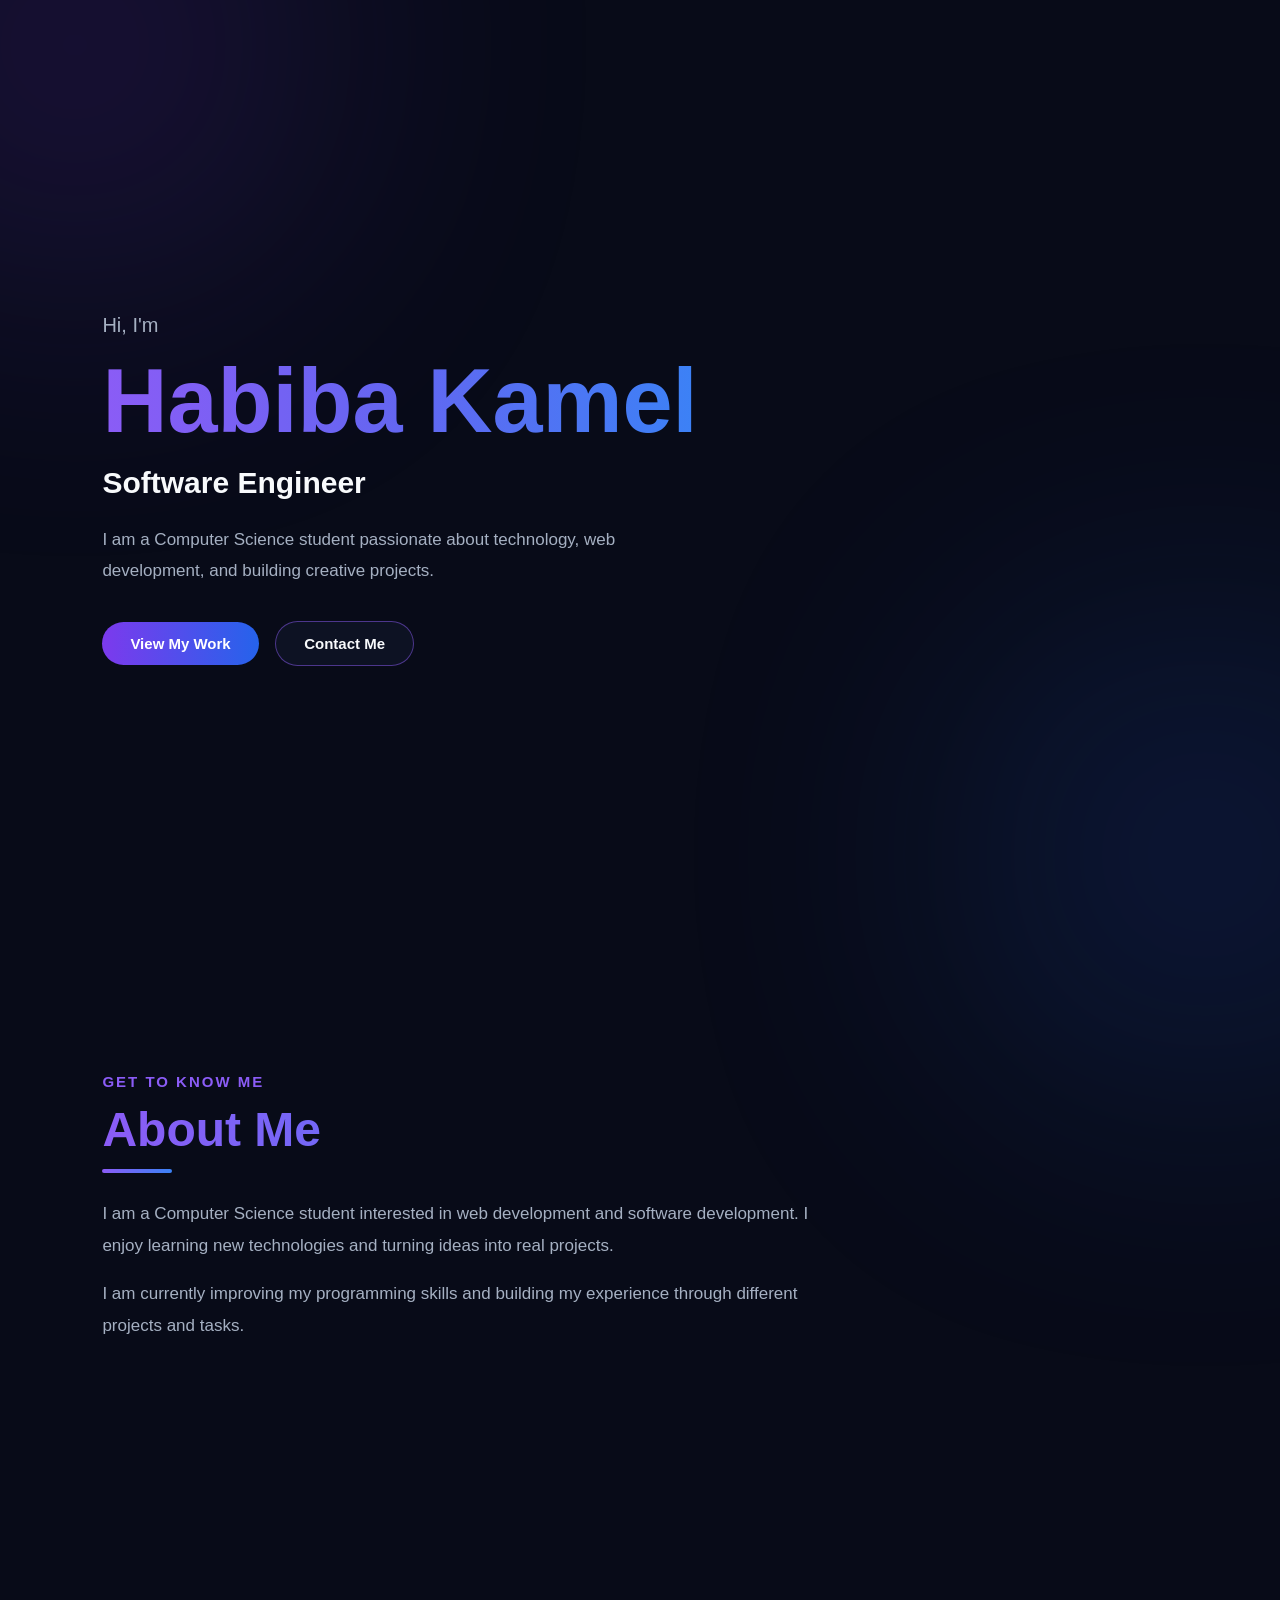
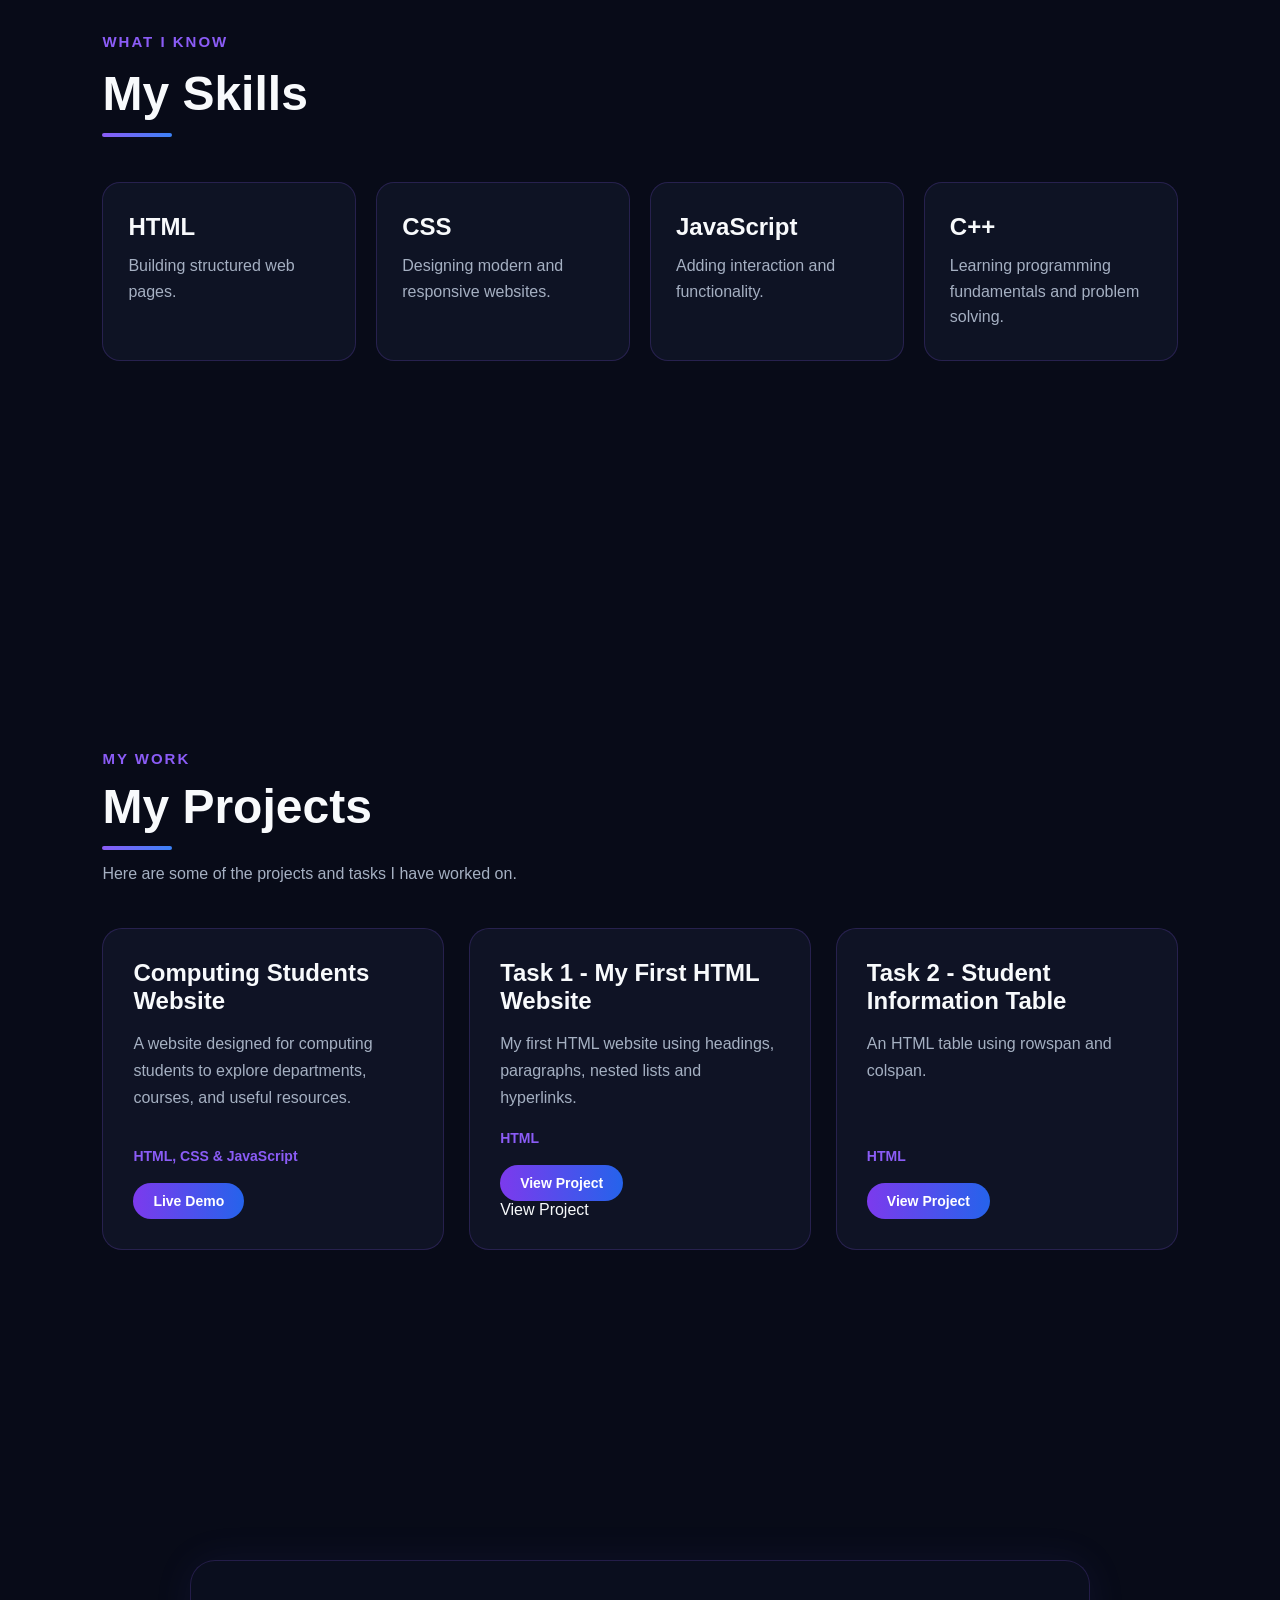
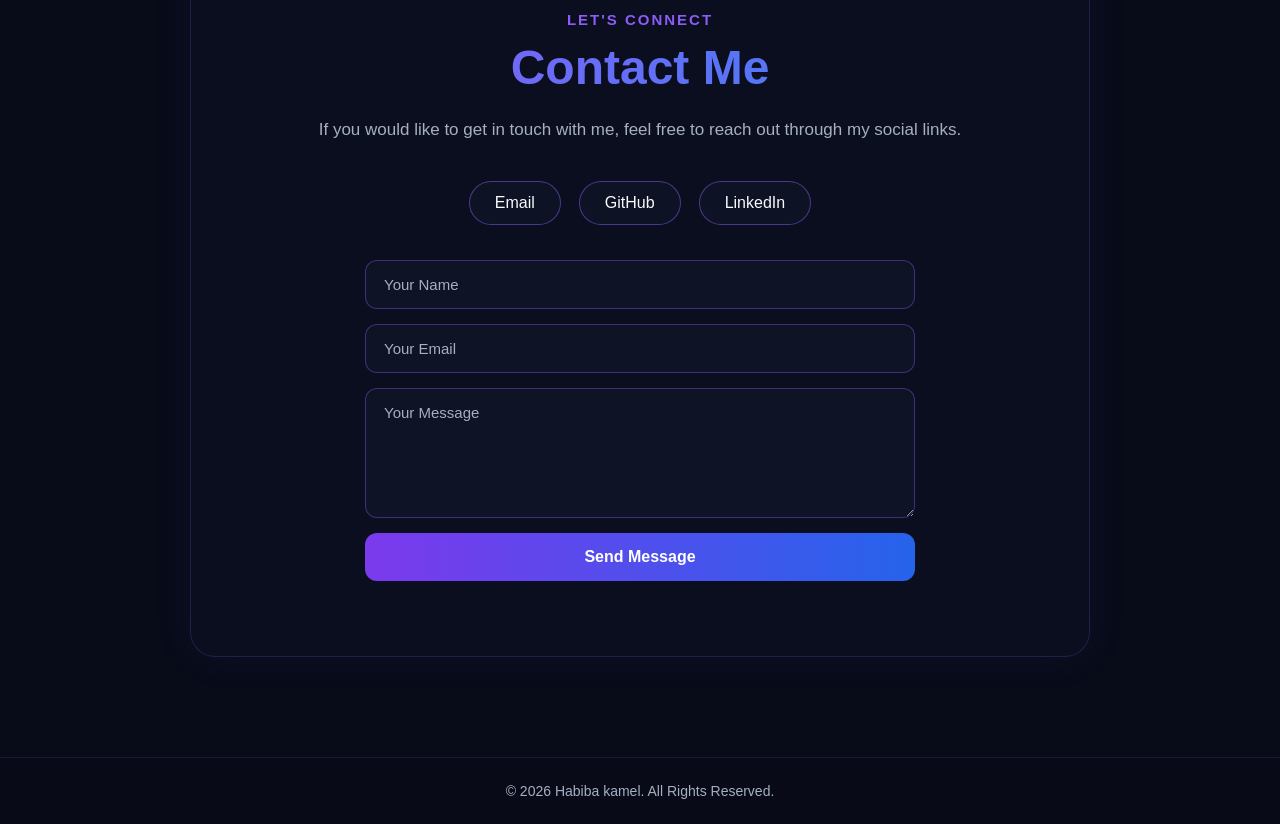
<file: index.html>
<!DOCTYPE html>
<html lang="en">
    <head>
        <link rel="stylesheet" href="style.css">
        <meta charset="UTF-8">
        <meta name="viewport" content="width=device-width, initial-scale=1.0">
<title>Habiba | Portfolio</title>
    </head>
    
<body>






    <!-- Hero Section -->
    <section id="home">

        <div>
            <p>Hi, I'm</p>

            <h1>Habiba Kamel</h1>

            <h2 id="typing-text"></h2>

            <p>
                I am a Computer Science student passionate about
                technology, web development, and building creative projects.
            </p>

            <a href="#projects">View My Work</a>

        <a href="#contact" id="contactBtn">Contact Me</a>
        <p id="message"></p>
        </div>

    </section>
    <!-- About Section -->
<section id="about">

    <div>
        <p>Get To Know Me</p>

        <h2>About Me</h2>

        <p>
            I am a Computer Science student interested in web development
            and software development. I enjoy learning new technologies
            and turning ideas into real projects.
        </p>

        <p>
            I am currently improving my programming skills and building
            my experience through different projects and tasks.
        </p>
    </div>

</section>


<!-- Skills Section -->
<section id="skills">

    <div>
        <p>What I Know</p>

        <h2>My Skills</h2>

        <div>
            <div>
                <h3>HTML</h3>
                <p>Building structured web pages.</p>
            </div>

            <div>
                <h3>CSS</h3>
                <p>Designing modern and responsive websites.</p>
            </div>

            <div>
                <h3>JavaScript</h3>
                <p>Adding interaction and functionality.</p>
            </div>

            <div>
                <h3>C++</h3>
                <p>Learning programming fundamentals and problem solving.</p>
            </div>
        </div>

    </div>

</section>


<!-- Projects Section -->
<section id="projects">

    <div>
        <p>My Work</p>

        <h2>My Projects</h2>

        <p>
            Here are some of the projects and tasks I have worked on.
        </p>

        <div>
<article>
                <h3>Computing Students Website</h3>

                <p>
                    A website designed for computing students to explore
                    departments, courses, and useful resources.
                </p>

                <p>HTML, CSS & JavaScript</p>

                <a href="https://habibaakamelll1212-commits.github.io/computer-students-website/" target="_blank">
                    Live Demo
                </a>
            </article>
        


    

<article>
    <h3>Task 1 - My First HTML Website</h3>

    <p>
        My first HTML website using headings,
        paragraphs, nested lists and hyperlinks.
    </p>

    <p>HTML</p>

   
    <a href="task1.html" target="_blank">
    View Project
</a>
        View Project
    </a>
</article>

<article>
    <h3>Task 2 - Student Information Table</h3>

    <p>
        An HTML table using rowspan and colspan.
    </p>

    <p>HTML</p>

    <a href="table.html" target="_blank">
        View Project
    </a>
</article>


        </div>

    </div>

</section>
<!-- Contact Section -->
<section id="contact">

    <div>
        <p>Let's Connect</p>

        <h2>Contact Me</h2>

        <p>
            If you would like to get in touch with me,
            feel free to reach out through my social links.
        </p>

        <div>
            <a href="mailto:your-email@example.com">Email</a>

            <a href="https://github.com/" target="_blank">GitHub</a>

            <a href="https://www.linkedin.com/" target="_blank">LinkedIn</a>
        </div>
        <form id="contactForm">

    <input type="text" id="name" placeholder="Your Name">

    <input type="email" id="email" placeholder="Your Email">

    <textarea id="userMessage" placeholder="Your Message"></textarea>

    <button type="submit">Send Message</button>

    <p id="formMessage"></p>

</form>

    </div>

</section>

<footer>

    <p>
        © 2026 Habiba kamel. All Rights Reserved.
    </p>

</footer>
<script src="script.js"></script>
</body>
</html>
</file>
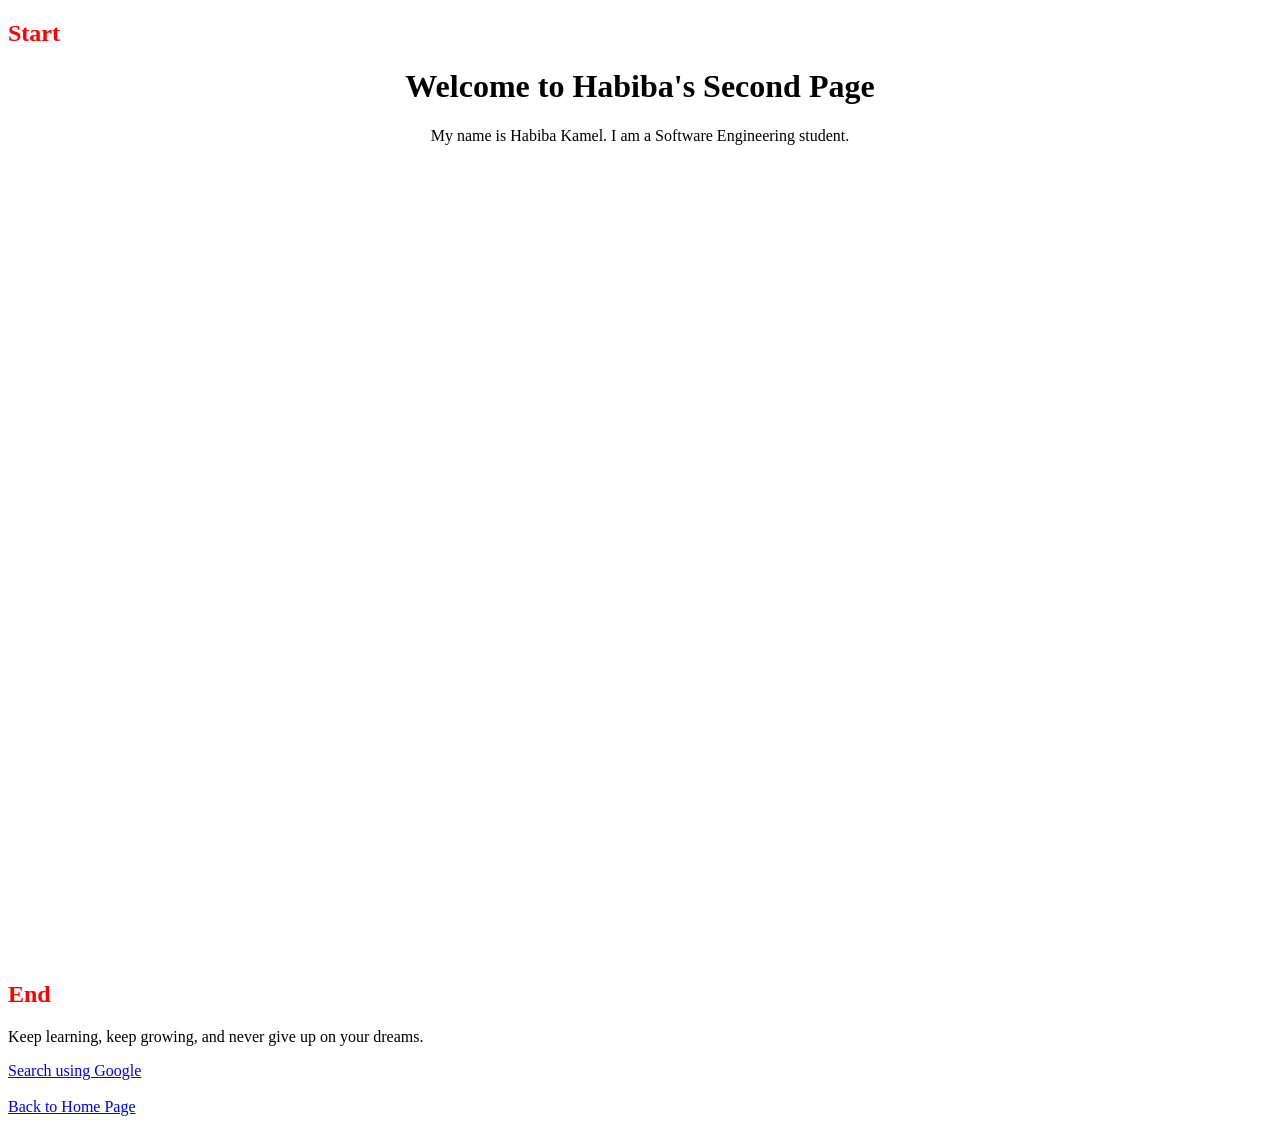
<file: page2.html>
<!DOCTYPE html>
<html lang="en">
<head>
    <meta charset="UTF-8">
    <title>Habiba - Page 2</title>
</head>

<body>

    <h2 id="start" style="color: red;">
        Start
    </h2>

    <h1 style="text-align: center;">
        Welcome to Habiba's Second Page
    </h1>

    <p style="text-align: center;">
        My name is Habiba Kamel.
        I am a Software Engineering student.
    </p>

    <div style="height: 800px;"></div>

    <h2 id="end" style="color: red;">
        End
    </h2>

    <p>
        Keep learning, keep growing,
        and never give up on your dreams.
    </p>

    <a href="https://www.google.com"
       target="_blank"
       rel="noopener noreferrer">
        Search using Google
    </a>

    <br><br>

    <a href="task1.html">
        Back to Home Page
    </a>

</body>
</html>
</file>
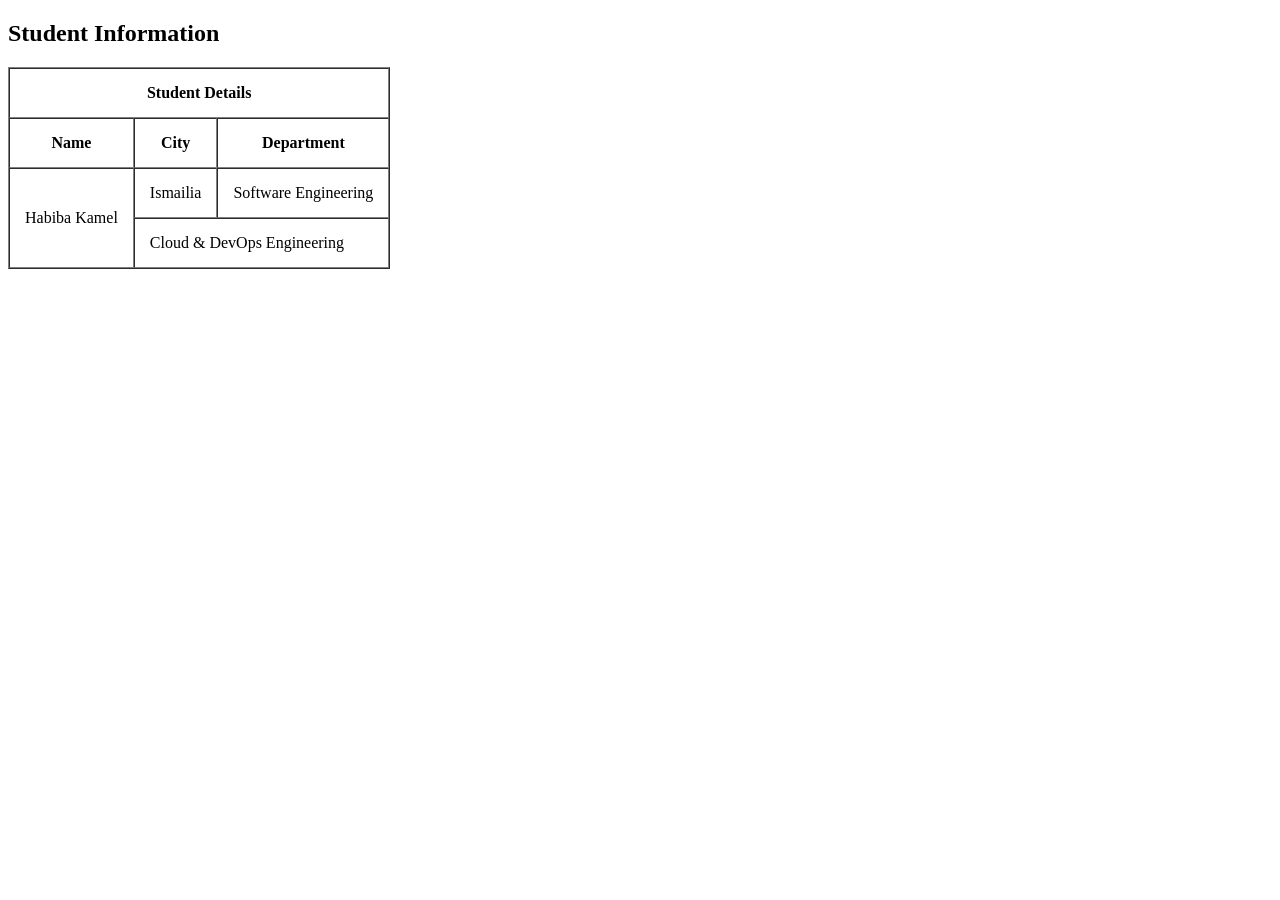
<file: table.html>
<!DOCTYPE html>
<html lang="en">
<head>
    <meta charset="UTF-8">
    <title>Habiba's Table</title>
</head>

<body>

    <h2>Student Information</h2>

    <table border="1" cellpadding="15"
           cellspacing="0">

        <tr>
            <th colspan="3">Student Details</th>
        </tr>

        <tr>
            <th>Name</th>
            <th>City</th>
            <th>Department</th>
        </tr>

        <tr>
            <td rowspan="2">Habiba Kamel</td>
            <td>Ismailia</td>
            <td>Software Engineering</td>
        </tr>

        <tr>
            <td colspan="2">
                Cloud &amp; DevOps Engineering
            </td>
        </tr>

    </table>

</body>
</html>
</file>
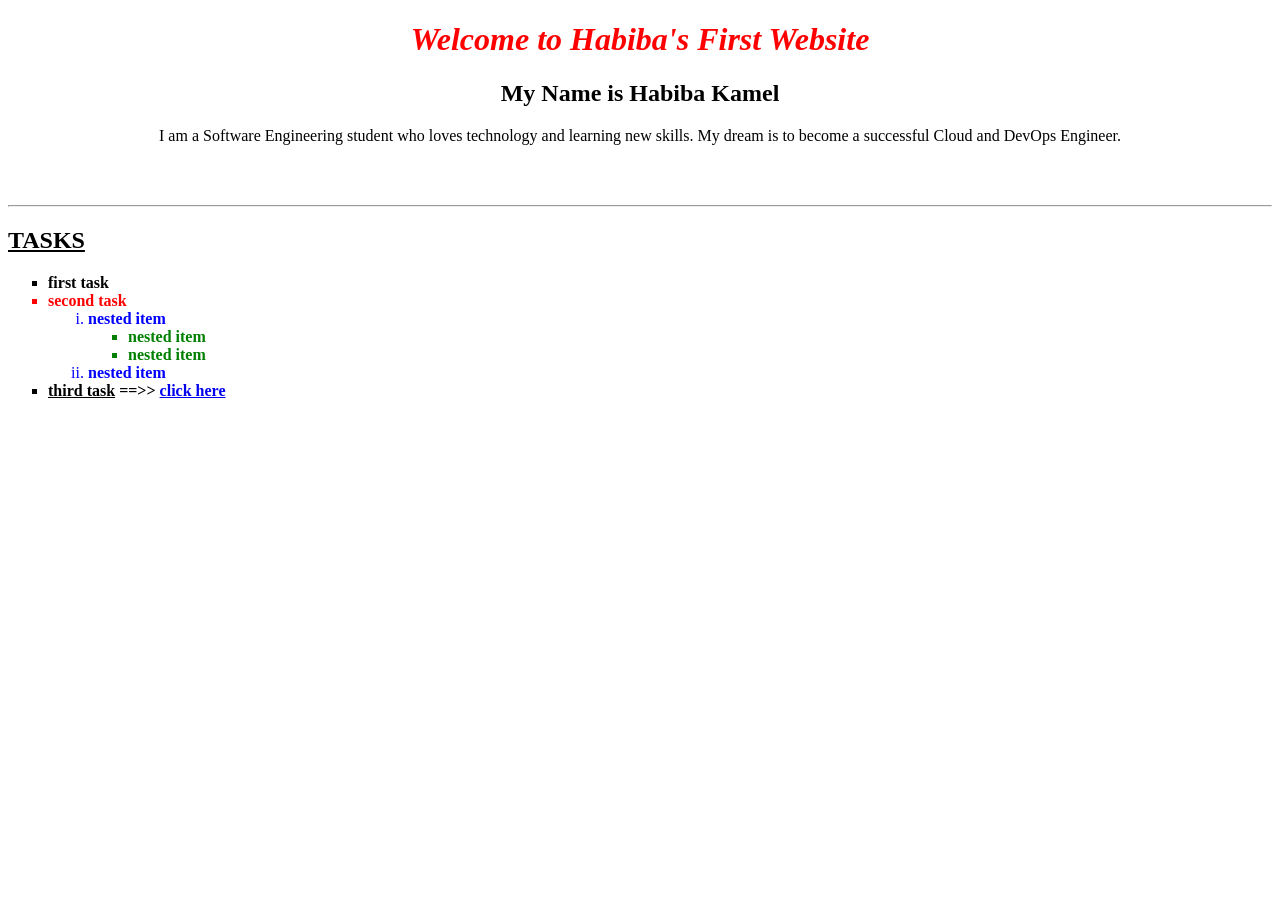
<file: task1.html>
<!DOCTYPE html>
<html lang="en">
<head>
    <meta charset="UTF-8">
    <title>Habiba's First Website</title>
</head>

<body>

    <center>
        <h1 style="color: red;">
            <i>Welcome to Habiba's First Website</i>
        </h1>

        <h2>My Name is Habiba Kamel</h2>

        <p>
            I am a Software Engineering student
            who loves technology and learning new
            skills. My dream is to become a
            successful Cloud and DevOps Engineer.
        </p>
    </center>

    <br><br>
    <hr>

    <h2><u>TASKS</u></h2>

    <ul type="square">

        <li>
            <b>first task</b>
        </li>

        <li style="color: red;">
            <b>second task</b>

            <ol type="i" style="color: blue;">
                <li>
                    <b>nested item</b>

                    <ul type="square"
                        style="color: green;">
                        <li><b>nested item</b></li>
                        <li><b>nested item</b></li>
                    </ul>
                </li>

                <li><b>nested item</b></li>
            </ol>
        </li>

        <li>
            <b>
                <u>third task</u> ==>>
                <a href="page2.html#end">
                    click here
                </a>
            </b>
        </li>

    </ul>

</body>
</html>
</file>
<file: style.css>
* {
    margin: 0;
    padding: 0;
    box-sizing: border-box;
}

html {
    scroll-behavior: smooth;
}

body {
    font-family: Arial, sans-serif;
    background: #080b18;
    color: #f8fafc;
    overflow-x: hidden;
}
body::before {
    content: "";
    position: fixed;
    width: 500px;
    height: 500px;
    background: #7c3aed;
    border-radius: 50%;
    filter: blur(150px);
    opacity: 0.25;
    top: -200px;
    left: -150px;
    animation: purpleGlow 8s ease-in-out infinite alternate;
    z-index: -1;
}

body::after {
    content: "";
    position: fixed;
    width: 500px;
    height: 500px;
    background: #2563eb;
    border-radius: 50%;
    filter: blur(150px);
    opacity: 0.25;
    bottom: -200px;
    right: -150px;
    animation: blueGlow 8s ease-in-out infinite alternate;
    z-index: -1;
}

@keyframes purpleGlow {
    from {
        transform: translate(0, 0);
    }

    to {
        transform: translate(250px, 180px);
    }
}

@keyframes blueGlow {
    from {
        transform: translate(0, 0);
    }

    to {
        transform: translate(-250px, -180px);
    }
}
/* Hero Section */

#home {
    min-height: 100vh;
    padding: 160px 8% 80px;
    display: flex;
    align-items: center;
    position: relative;
}

#home > div {
    max-width: 750px;
}

#home p:first-child {
    font-size: 20px;
    color: #a5b0c2;
    margin-bottom: 15px;
    animation: fadeUp 1s ease forwards;
}

#home h1 {
    font-size: clamp(50px, 8vw, 90px);
    line-height: 1.1;
    margin-bottom: 15px;

    background: linear-gradient(
        90deg,
        #8b5cf6,
        #6366f1,
        #3b82f6
    );

    -webkit-background-clip: text;
    -webkit-text-fill-color: transparent;

    animation: fadeUp 1s ease 0.2s forwards;
}

#home h2 {
    font-size: 30px;
    color: #f8fafc;
    margin-bottom: 25px;
    animation: fadeUp 1s ease 0.4s forwards;
}

#home p:nth-of-type(2) {
    max-width: 600px;
    color: #a5b0c2;
    font-size: 17px;
    line-height: 1.8;
    margin-bottom: 35px;
    animation: fadeUp 1s ease 0.6s forwards;
}
#home a {
    display: inline-block;
    padding: 13px 28px;
    margin-right: 12px;
    border-radius: 30px;
    text-decoration: none;
    font-weight: bold;
    font-size: 15px;
    transition: 0.3s;
}

#home a:first-of-type {
    background: linear-gradient(
        90deg,
        #7c3aed,
        #2563eb
    );
    color: white;
}

#home a:first-of-type:hover {
    transform: translateY(-4px);
    box-shadow: 0 0 25px rgba(99, 102, 241, 0.5);
}

#home a:last-of-type {
    border: 1px solid rgba(139, 92, 246, 0.5);
    color: #f8fafc;
    background: rgba(17, 22, 41, 0.7);
}

#home a:last-of-type:hover {
    transform: translateY(-4px);
    border-color: #8b5cf6;
}
#about {
    min-height: 70vh;
    padding: 100px 8%;
    display: flex;
    align-items: center;
}

#about > div {
    max-width: 850px;
}
#about h2 {
    font-size: 48px;
    margin-bottom: 25px;
    background: linear-gradient(
        90deg,
        #8b5cf6,
        #3b82f6
    );
    -webkit-background-clip: text;
    -webkit-text-fill-color: transparent;
}
#about h2::after {
    content: "";
    display: block;
    width: 70px;
    height: 4px;
    margin-top: 12px;
    border-radius: 10px;
    background: linear-gradient(
        90deg,
        #8b5cf6,
        #3b82f6
    );
}

#about > div > p:first-child {
    color: #8b5cf6;
    font-size: 15px;
    font-weight: bold;
    margin-bottom: 12px;
    text-transform: uppercase;
    letter-spacing: 2px;
}

#about h2 {
    font-size: 48px;
    margin-bottom: 25px;
    background: linear-gradient(
        90deg,
        #8b5cf6,
        #3b82f6
    );
    -webkit-background-clip: text;
    -webkit-text-fill-color: transparent;
}

#about p:not(:first-child) {
    color: #a5b0c2;
    font-size: 17px;
    line-height: 1.9;
    margin-bottom: 15px;
    max-width: 750px;
}


#skills {
    min-height: 80vh;
    padding: 100px 8%;
}

#skills > div {
    max-width: 1200px;
    margin: auto;
}

#skills > div > p:first-child {
    color: #8b5cf6;
    font-size: 15px;
    font-weight: bold;
    text-transform: uppercase;
    letter-spacing: 2px;
    margin-bottom: 12px;
}

#skills h2 {
    font-size: 48px;
    margin-bottom: 45px;
}
#skills h2::after {
    content: "";
    display: block;
    width: 70px;
    height: 4px;
    margin-top: 12px;
    border-radius: 10px;
    background: linear-gradient(
        90deg,
        #8b5cf6,
        #3b82f6
    );
}

#skills > div > div {
    display: grid;
    grid-template-columns: repeat(4, 1fr);
    gap: 20px;
}

#skills > div > div > div {
    background: rgba(17, 22, 41, 0.8);
    border: 1px solid rgba(139, 92, 246, 0.2);
    padding: 30px 25px;
    border-radius: 18px;
    transition: 0.3s;
}

#skills > div > div > div:hover {
    transform: translateY(-8px);
    border-color: #8b5cf6;
    box-shadow: 0 10px 35px rgba(99, 102, 241, 0.2);
}

#skills h3 {
    font-size: 24px;
    margin-bottom: 12px;
}

#skills p {
    color: #a5b0c2;
    line-height: 1.6;
}


#projects {
    min-height: 90vh;
    padding: 100px 8%;
}

#projects > div {
    max-width: 1200px;
    margin: auto;
}

#projects > div > p:first-child {
    color: #8b5cf6;
    font-size: 15px;
    font-weight: bold;
    text-transform: uppercase;
    letter-spacing: 2px;
    margin-bottom: 12px;
}

#projects h2 {
    font-size: 48px;
    margin-bottom: 15px;
}
#projects h2::after {
    content: "";
    display: block;
    width: 70px;
    height: 4px;
    margin-top: 12px;
    border-radius: 10px;
    background: linear-gradient(
        90deg,
        #8b5cf6,
        #3b82f6
    );
}

#projects > div > p:nth-of-type(2) {
    color: #a5b0c2;
    margin-bottom: 45px;
}

#projects > div > div {
    display: grid;
    grid-template-columns: repeat(3, 1fr);
    gap: 25px;
}

#projects article {
    background: rgba(17, 22, 41, 0.85);
    border: 1px solid rgba(139, 92, 246, 0.2);
    padding: 30px;
    border-radius: 20px;
    min-height: 280px;
    display: flex;
    flex-direction: column;
    transition: 0.3s;
}
#projects article::before {
    content: "";
    position: absolute;
    width: 150px;
    height: 150px;
    background: #7c3aed;
    border-radius: 50%;
    filter: blur(80px);
    opacity: 0;
    top: -80px;
    right: -80px;
    transition: 0.4s;
}

#projects article:hover::before {
    opacity: 0.25;
}
#projects article:hover {
    transform: translateY(-10px);
    border-color: #6366f1;
    box-shadow: 0 15px 40px rgba(99, 102, 241, 0.2);
    position: relative;
overflow: hidden;
}

#projects article h3 {
    font-size: 24px;
    margin-bottom: 15px;
}

#projects article p {
    color: #a5b0c2;
    line-height: 1.7;
    margin-bottom: 15px;
}

#projects article p:last-of-type {
    color: #8b5cf6;
    font-size: 14px;
    font-weight: bold;
    margin-top: auto;
}

#projects article a {
    display: inline-block;
    width: fit-content;
    padding: 10px 20px;
    background: linear-gradient(
        90deg,
        #7c3aed,
        #2563eb
    );
    color: white;
    text-decoration: none;
    border-radius: 25px;
    font-size: 14px;
    font-weight: bold;
    transition: 0.3s;
}

#projects article a:hover {
    transform: translateY(-3px);
    box-shadow: 0 0 20px rgba(99, 102, 241, 0.5);
}
#contact {
    min-height: 65vh;
    padding: 100px 8%;
    display: flex;
    align-items: center;
}

#contact > div {
    width: 100%;
    max-width: 900px;
    margin: auto;
    text-align: center;
    padding: 50px;
    border: 1px solid rgba(139, 92, 246, 0.2);
    border-radius: 25px;
    background: rgba(17, 22, 41, 0.4);
    box-shadow: 0 0 40px rgba(99, 102, 241, 0.08);
}

#contact > div > p:first-child {
    color: #8b5cf6;
    font-size: 15px;
    font-weight: bold;
    text-transform: uppercase;
    letter-spacing: 2px;
    margin-bottom: 12px;
}

#contact h2 {
    font-size: 48px;
    margin-bottom: 20px;
    background: linear-gradient(
        90deg,
        #8b5cf6,
        #3b82f6
    );
    -webkit-background-clip: text;
    -webkit-text-fill-color: transparent;
}

#contact > div > p:nth-of-type(2) {
    color: #a5b0c2;
    font-size: 17px;
    line-height: 1.8;
    max-width: 650px;
    margin: 0 auto 35px;
}

#contact > div > div {
    display: flex;
    justify-content: center;
    gap: 18px;
    flex-wrap: wrap;
}

#contact a {
    display: inline-block;
    padding: 12px 25px;
    border: 1px solid rgba(139, 92, 246, 0.5);
    border-radius: 30px;
    color: #f8fafc;
    text-decoration: none;
    background: rgba(17, 22, 41, 0.7);
    transition: 0.3s;
}

#contact a:hover {
    transform: translateY(-5px);
    border-color: #8b5cf6;
    background: linear-gradient(
        90deg,
        #7c3aed,
        #2563eb
    );
    box-shadow: 0 0 25px rgba(99, 102, 241, 0.4);
}
@media (max-width: 900px) {

    nav {
        padding: 20px 5%;
    }

    nav ul {
        gap: 20px;
    }

    #home,
    #about,
    #skills,
    #projects,
    #contact {
        padding-left: 5%;
        padding-right: 5%;
    }

    #skills > div > div {
        grid-template-columns: repeat(2, 1fr);
    }

    #projects > div > div {
        grid-template-columns: repeat(2, 1fr);
    }

}@media (max-width: 600px) {

    nav {
        padding: 18px 5%;
    }

    .logo {
        font-size: 24px;
    }

    nav ul {
        gap: 12px;
    }

    nav ul li a {
        font-size: 13px;
    }

    #home {
        padding-top: 140px;
        min-height: 100vh;
    }

    #home h1 {
        font-size: 52px;
    }

    #home h2 {
        font-size: 23px;
    }

    #home p:nth-of-type(2) {
        font-size: 15px;
    }

    #home a {
        padding: 12px 20px;
        margin-bottom: 10px;
    }

    #about,
    #skills,
    #projects,
    #contact {
        padding-top: 80px;
        padding-bottom: 80px;
    }

    #about h2,
    #skills h2,
    #projects h2,
    #contact h2 {
        font-size: 38px;
    }

    #skills > div > div {
        grid-template-columns: 1fr;
    }

    #projects > div > div {
        grid-template-columns: 1fr;
    }

    #projects article {
        min-height: 250px;
    }

    #contact > div > p:nth-of-type(2) {
        font-size: 15px;
    }

}body::before {
    content: "";
    position: fixed;
    width: 450px;
    height: 450px;
    background: #7c3aed;
    border-radius: 50%;
    filter: blur(140px);
    opacity: 0.2;
    top: -180px;
    left: -150px;
    animation: purpleGlow 10s ease-in-out infinite alternate;
    z-index: -1;
    pointer-events: none;
}

body::after {
    content: "";
    position: fixed;
    width: 450px;
    height: 450px;
    background: #2563eb;
    border-radius: 50%;
    filter: blur(140px);
    opacity: 0.2;
    bottom: -180px;
    right: -150px;
    animation: blueGlow 10s ease-in-out infinite alternate;
    z-index: -1;
    pointer-events: none;
}

@keyframes purpleGlow {
    0% {
        transform: translate(0, 0);
    }

    50% {
        transform: translate(180px, 120px);
    }

    100% {
        transform: translate(80px, 250px);
    }
}

@keyframes blueGlow {
    0% {
        transform: translate(0, 0);
    }

    50% {
        transform: translate(-180px, -120px);
    }

    100% {
        transform: translate(-80px, -250px);
    }
}#about > div,
#skills > div,
#projects > div,
#contact > div {
    animation: sectionAppear 1s ease both;
}

@keyframes sectionAppear {
    from {
        opacity: 0;
        transform: translateY(30px);
    }

    to {
        opacity: 1;
        transform: translateY(0);
    }
}
footer {
    padding: 25px 8%;
    text-align: center;
    border-top: 1px solid rgba(139, 92, 246, 0.15);
    color: #a5b0c2;
    font-size: 14px;
    background: rgba(8, 11, 24, 0.5);
}
section {
    opacity: 0;
    transform: translateY(80px);
    transition: all 1.2s ease;
}

section.show {
    opacity: 1;
    transform: translateY(0);
}

/* Contact Form */
#contactForm {
    display: flex;
    flex-direction: column;
    gap: 15px;
    max-width: 550px;
    margin: 35px auto 0;
    text-align: left;
}

/* Input Fields */
#contactForm input,
#contactForm textarea {
    width: 100%;
    padding: 15px 18px;
    background: rgba(17, 22, 41, 0.8);
    border: 1px solid rgba(139, 92, 246, 0.4);
    border-radius: 12px;
    color: #f8fafc;
    font-size: 15px;
    font-family: Arial, sans-serif;
    outline: none;
    transition: 0.3s;
}

/* Placeholder */
#contactForm input::placeholder,
#contactForm textarea::placeholder {
    color: #a5b0c2;
}

/* Focus Effect */
#contactForm input:focus,
#contactForm textarea:focus {
    border-color: #8b5cf6;
    box-shadow: 0 0 15px rgba(139, 92, 246, 0.2);
}

/* Message Box */
#contactForm textarea {
    min-height: 130px;
    resize: vertical;
}

/* Send Button */
#contactForm button {
    padding: 15px;
    background: linear-gradient(90deg, #7c3aed, #2563eb);
    color: white;
    border: none;
    border-radius: 12px;
    font-size: 16px;
    font-weight: bold;
    cursor: pointer;
    transition: 0.3s;
}

#contactForm button:hover {
    transform: translateY(-3px);
    box-shadow: 0 0 25px rgba(99, 102, 241, 0.4);
}

/* Form Message */
#formMessage {
    text-align: center;
    color: #a78bfa;
    font-size: 14px;
    margin-top: 10px;
}

/* Mobile Responsive */
@media (max-width: 600px) {
    #contact > div {
        padding: 30px 20px;
    }

    #contactForm {
        width: 100%;
    }
}
</file>
